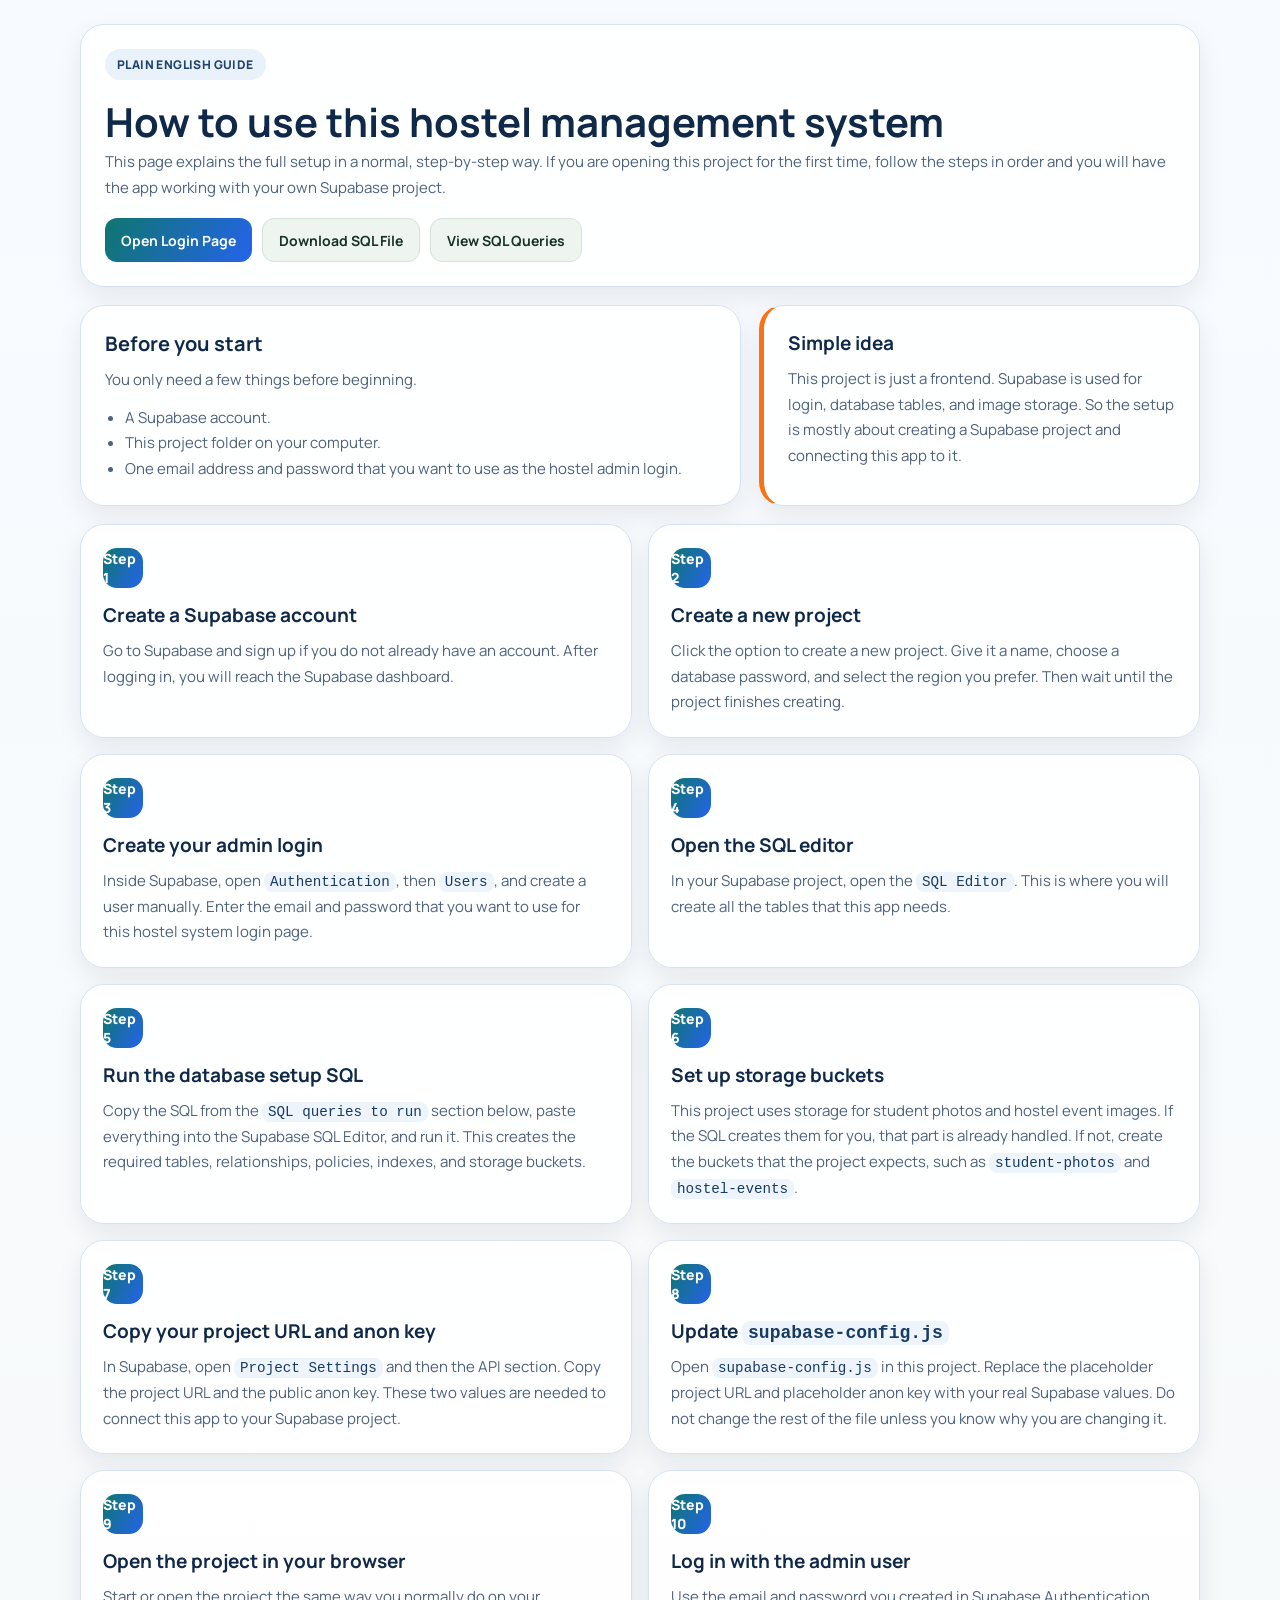
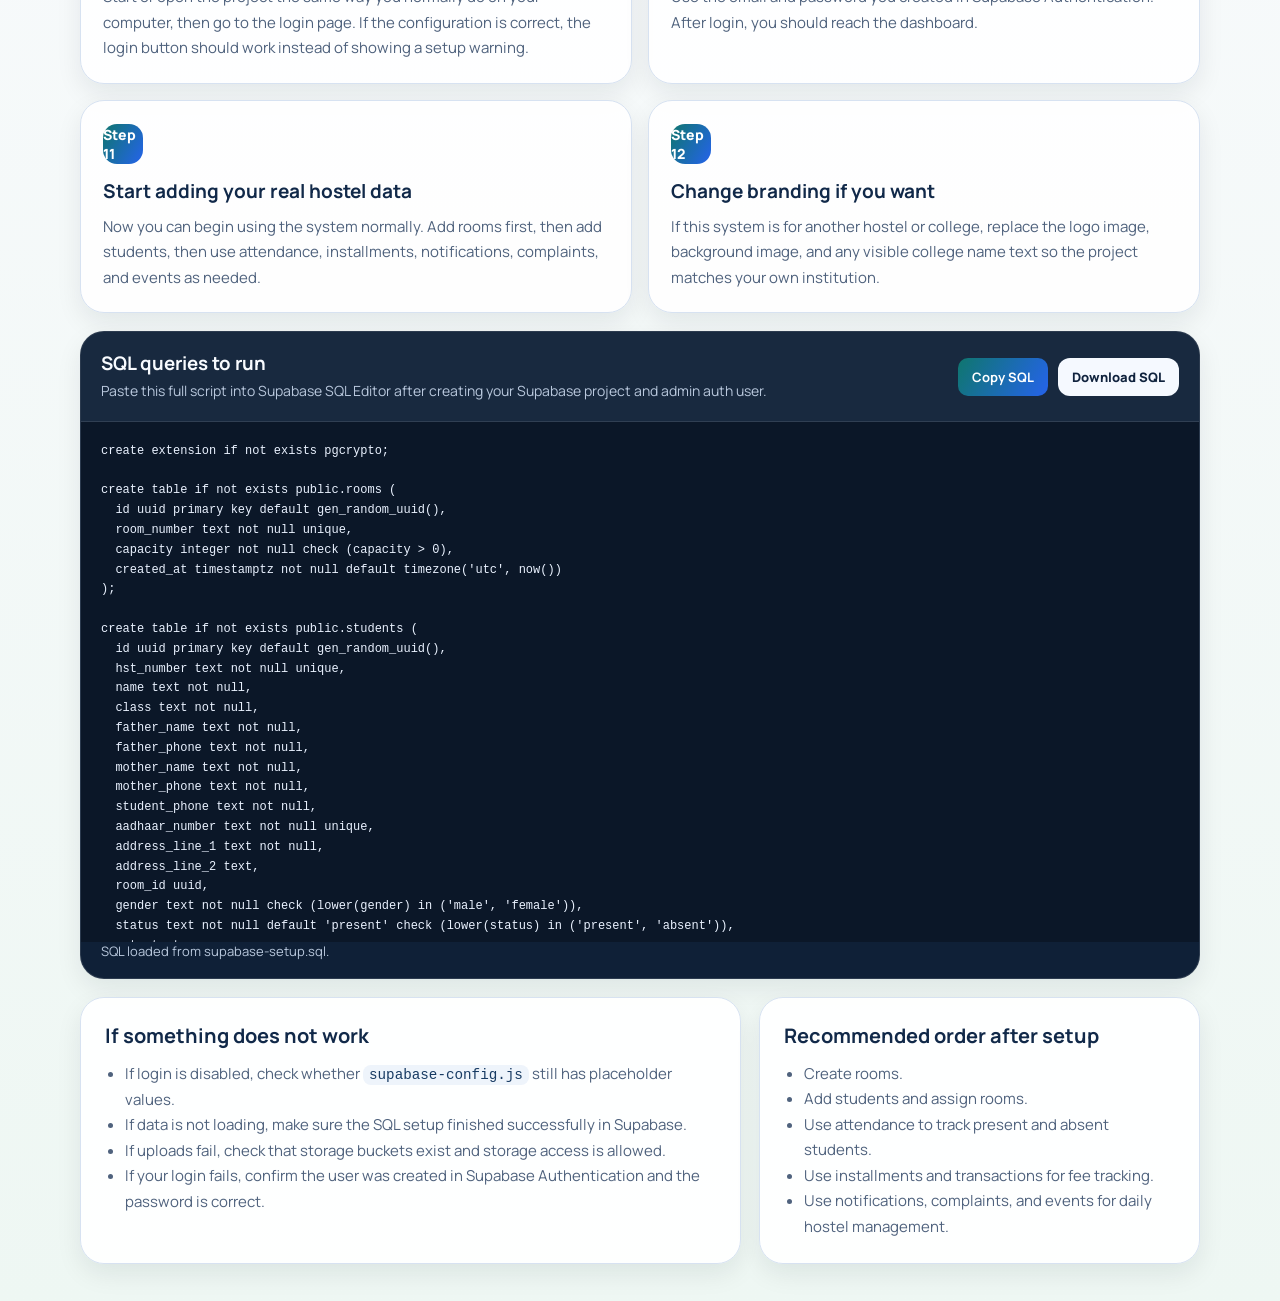
<file: how-to-use.html>
<!DOCTYPE html>
<html lang="en">
<head>
  <meta charset="UTF-8">
  <meta name="viewport" content="width=device-width, initial-scale=1.0">
  <title>How to Use | Hostel Management System</title>
  <link rel="stylesheet" href="theme.css">
  <style>
    body {
      margin: 0;
    }

    .guide-shell {
      width: min(1120px, calc(100% - 32px));
      margin: 24px auto 40px;
      display: grid;
      gap: 18px;
    }

    .guide-hero,
    .guide-card,
    .guide-step,
    .guide-note {
      background: rgba(255, 255, 255, 0.92);
      border: 1px solid #d7e2f1;
      border-radius: 24px;
      box-shadow: var(--shadow-1);
    }

    .guide-hero,
    .guide-card,
    .guide-note {
      padding: 24px;
    }

    .guide-eyebrow {
      display: inline-flex;
      align-items: center;
      padding: 7px 12px;
      border-radius: 999px;
      background: #e9f1fb;
      color: #21436d;
      font-size: 12px;
      font-weight: 800;
      letter-spacing: 0.4px;
      text-transform: uppercase;
    }

    .guide-hero h2,
    .guide-card h3,
    .guide-step h3,
    .guide-note h3 {
      margin: 0;
      color: #112949;
    }

    .guide-hero h2 {
      margin-top: 14px;
      font-size: clamp(28px, 4vw, 40px);
    }

    .guide-hero p,
    .guide-card p,
    .guide-step p,
    .guide-note p,
    .guide-card li,
    .guide-step li,
    .guide-note li {
      margin: 0;
      color: #4f627d;
      line-height: 1.7;
      font-size: 15px;
    }

    .guide-card ul,
    .guide-step ul,
    .guide-note ul {
      margin: 12px 0 0;
      padding-left: 20px;
    }

    .guide-actions {
      display: flex;
      flex-wrap: wrap;
      gap: 10px;
      margin-top: 18px;
    }

    .guide-btn {
      display: inline-flex;
      align-items: center;
      justify-content: center;
      min-height: 44px;
      padding: 10px 16px;
      border-radius: 12px;
      font-size: 14px;
      font-weight: 700;
      text-decoration: none;
    }

    .guide-grid {
      display: grid;
      grid-template-columns: 1.2fr 0.8fr;
      gap: 18px;
    }

    .guide-steps {
      display: grid;
      grid-template-columns: repeat(2, minmax(0, 1fr));
      gap: 16px;
    }

    .guide-step {
      padding: 22px;
    }

    .guide-step-no {
      display: inline-flex;
      align-items: center;
      justify-content: center;
      width: 40px;
      height: 40px;
      margin-bottom: 14px;
      border-radius: 14px;
      background: linear-gradient(120deg, var(--brand) 0%, var(--brand-2) 100%);
      color: #fff;
      font-size: 14px;
      font-weight: 800;
    }

    .guide-step h3,
    .guide-note h3 {
      margin-bottom: 10px;
      font-size: 19px;
    }

    .guide-card h3 {
      margin-bottom: 10px;
      font-size: 20px;
    }

    .guide-note {
      border-left: 5px solid var(--accent);
    }

    .sql-panel {
      background: #0f2037;
      border: 1px solid rgba(255, 255, 255, 0.12);
      border-radius: 24px;
      box-shadow: var(--shadow-1);
      overflow: hidden;
    }

    .sql-panel-head {
      display: flex;
      align-items: center;
      justify-content: space-between;
      gap: 14px;
      flex-wrap: wrap;
      padding: 18px 20px;
      border-bottom: 1px solid rgba(255, 255, 255, 0.1);
      background: rgba(255, 255, 255, 0.04);
    }

    .sql-panel-head h3 {
      margin: 0;
      color: #f8fbff;
    }

    .sql-panel-head p {
      margin: 4px 0 0;
      color: #b9c8dd;
      line-height: 1.6;
      font-size: 14px;
    }

    .sql-actions {
      display: flex;
      gap: 10px;
      flex-wrap: wrap;
    }

    .sql-actions button,
    .sql-actions a {
      width: auto;
      border: 0;
      border-radius: 12px;
      padding: 10px 14px;
      font: inherit;
      font-size: 13px;
      font-weight: 800;
      text-decoration: none;
      color: #10233e;
      background: #f5f9ff;
      cursor: pointer;
    }

    .sql-code {
      max-height: 520px;
      margin: 0;
      padding: 20px;
      overflow: auto;
      color: #eaf2ff;
      background: #0b1728;
      font-size: 12px;
      line-height: 1.65;
      white-space: pre-wrap;
      word-break: break-word;
    }

    .sql-status {
      min-height: 20px;
      padding: 0 20px 18px;
      color: #b9c8dd;
      font-size: 13px;
    }

    code {
      padding: 2px 6px;
      border-radius: 8px;
      background: #eef4fb;
      color: #183b63;
      font-size: 0.95em;
    }

    @media (max-width: 900px) {
      .guide-grid,
      .guide-steps {
        grid-template-columns: 1fr;
      }
    }

    @media (max-width: 640px) {
      .guide-shell {
        width: min(1120px, calc(100% - 20px));
        margin-top: 16px;
      }

      .guide-hero,
      .guide-card,
      .guide-step,
      .guide-note {
        border-radius: 20px;
      }
    }
  </style>
</head>
<body>
  <main class="guide-shell">
    <section class="guide-hero">
      <span class="guide-eyebrow">Plain English Guide</span>
      <h2>How to use this hostel management system</h2>
      <p>This page explains the full setup in a normal, step-by-step way. If you are opening this project for the first time, follow the steps in order and you will have the app working with your own Supabase project.</p>
      <div class="guide-actions">
        <a class="guide-btn primary" href="login.html">Open Login Page</a>
        <a class="guide-btn secondary" href="supabase-setup.sql" download>Download SQL File</a>
        <a class="guide-btn secondary" href="#sql-queries">View SQL Queries</a>
      </div>
    </section>

    <section class="guide-grid">
      <article class="guide-card">
        <h3>Before you start</h3>
        <p>You only need a few things before beginning.</p>
        <ul>
          <li>A Supabase account.</li>
          <li>This project folder on your computer.</li>
          <li>One email address and password that you want to use as the hostel admin login.</li>
        </ul>
      </article>

      <aside class="guide-note">
        <h3>Simple idea</h3>
        <p>This project is just a frontend. Supabase is used for login, database tables, and image storage. So the setup is mostly about creating a Supabase project and connecting this app to it.</p>
      </aside>
    </section>

    <section class="guide-steps">
      <article class="guide-step">
        <div class="guide-step-no">Step 1</div>
        <h3>Create a Supabase account</h3>
        <p>Go to Supabase and sign up if you do not already have an account. After logging in, you will reach the Supabase dashboard.</p>
      </article>

      <article class="guide-step">
        <div class="guide-step-no">Step 2</div>
        <h3>Create a new project</h3>
        <p>Click the option to create a new project. Give it a name, choose a database password, and select the region you prefer. Then wait until the project finishes creating.</p>
      </article>

      <article class="guide-step">
        <div class="guide-step-no">Step 3</div>
        <h3>Create your admin login</h3>
        <p>Inside Supabase, open <code>Authentication</code>, then <code>Users</code>, and create a user manually. Enter the email and password that you want to use for this hostel system login page.</p>
      </article>

      <article class="guide-step">
        <div class="guide-step-no">Step 4</div>
        <h3>Open the SQL editor</h3>
        <p>In your Supabase project, open the <code>SQL Editor</code>. This is where you will create all the tables that this app needs.</p>
      </article>

      <article class="guide-step">
        <div class="guide-step-no">Step 5</div>
        <h3>Run the database setup SQL</h3>
        <p>Copy the SQL from the <code>SQL queries to run</code> section below, paste everything into the Supabase SQL Editor, and run it. This creates the required tables, relationships, policies, indexes, and storage buckets.</p>
      </article>

      <article class="guide-step">
        <div class="guide-step-no">Step 6</div>
        <h3>Set up storage buckets</h3>
        <p>This project uses storage for student photos and hostel event images. If the SQL creates them for you, that part is already handled. If not, create the buckets that the project expects, such as <code>student-photos</code> and <code>hostel-events</code>.</p>
      </article>

      <article class="guide-step">
        <div class="guide-step-no">Step 7</div>
        <h3>Copy your project URL and anon key</h3>
        <p>In Supabase, open <code>Project Settings</code> and then the API section. Copy the project URL and the public anon key. These two values are needed to connect this app to your Supabase project.</p>
      </article>

      <article class="guide-step">
        <div class="guide-step-no">Step 8</div>
        <h3>Update <code>supabase-config.js</code></h3>
        <p>Open <code>supabase-config.js</code> in this project. Replace the placeholder project URL and placeholder anon key with your real Supabase values. Do not change the rest of the file unless you know why you are changing it.</p>
      </article>

      <article class="guide-step">
        <div class="guide-step-no">Step 9</div>
        <h3>Open the project in your browser</h3>
        <p>Start or open the project the same way you normally do on your computer, then go to the login page. If the configuration is correct, the login button should work instead of showing a setup warning.</p>
      </article>

      <article class="guide-step">
        <div class="guide-step-no">Step 10</div>
        <h3>Log in with the admin user</h3>
        <p>Use the email and password you created in Supabase Authentication. After login, you should reach the dashboard.</p>
      </article>

      <article class="guide-step">
        <div class="guide-step-no">Step 11</div>
        <h3>Start adding your real hostel data</h3>
        <p>Now you can begin using the system normally. Add rooms first, then add students, then use attendance, installments, notifications, complaints, and events as needed.</p>
      </article>

      <article class="guide-step">
        <div class="guide-step-no">Step 12</div>
        <h3>Change branding if you want</h3>
        <p>If this system is for another hostel or college, replace the logo image, background image, and any visible college name text so the project matches your own institution.</p>
      </article>
    </section>

    <section id="sql-queries" class="sql-panel">
      <div class="sql-panel-head">
        <div>
          <h3>SQL queries to run</h3>
          <p>Paste this full script into Supabase SQL Editor after creating your Supabase project and admin auth user.</p>
        </div>
        <div class="sql-actions">
          <button type="button" id="copySqlBtn">Copy SQL</button>
          <a href="supabase-setup.sql" download>Download SQL</a>
        </div>
      </div>
      <pre class="sql-code" id="sqlCode">Loading supabase-setup.sql...</pre>
      <div class="sql-status" id="sqlStatus" aria-live="polite"></div>
    </section>

    <section class="guide-grid">
      <article class="guide-card">
        <h3>If something does not work</h3>
        <ul>
          <li>If login is disabled, check whether <code>supabase-config.js</code> still has placeholder values.</li>
          <li>If data is not loading, make sure the SQL setup finished successfully in Supabase.</li>
          <li>If uploads fail, check that storage buckets exist and storage access is allowed.</li>
          <li>If your login fails, confirm the user was created in Supabase Authentication and the password is correct.</li>
        </ul>
      </article>

      <article class="guide-card">
        <h3>Recommended order after setup</h3>
        <ul>
          <li>Create rooms.</li>
          <li>Add students and assign rooms.</li>
          <li>Use attendance to track present and absent students.</li>
          <li>Use installments and transactions for fee tracking.</li>
          <li>Use notifications, complaints, and events for daily hostel management.</li>
        </ul>
      </article>
    </section>
  </main>

  <script>
    const sqlCode = document.getElementById("sqlCode");
    const sqlStatus = document.getElementById("sqlStatus");
    const copySqlBtn = document.getElementById("copySqlBtn");

    async function loadSqlFile() {
      try {
        const response = await fetch("supabase-setup.sql", { cache: "no-store" });
        if (!response.ok) throw new Error("Unable to load SQL file.");
        sqlCode.textContent = await response.text();
        sqlStatus.textContent = "SQL loaded from supabase-setup.sql.";
      } catch (error) {
        sqlCode.textContent = "Could not load supabase-setup.sql. Use the Download SQL button and open the file manually.";
        sqlStatus.textContent = error.message || "SQL file could not be loaded.";
      }
    }

    copySqlBtn.addEventListener("click", async function () {
      try {
        await navigator.clipboard.writeText(sqlCode.textContent);
        sqlStatus.textContent = "SQL copied. Paste it into Supabase SQL Editor and run it.";
      } catch (error) {
        sqlStatus.textContent = "Copy failed. Select the SQL text manually and copy it.";
      }
    });

    loadSqlFile();
  </script>
</body>
</html>
</file>
<file: theme.css>
﻿/* Shared UI theme for Hostel app */
@import url('https://fonts.googleapis.com/css2?family=Manrope:wght@400;500;600;700;800&display=swap');

:root {
  --bg-1: #f7fbff;
  --bg-2: #eef7f3;
  --surface: #ffffff;
  --surface-soft: #f5f8fc;
  --ink: #102033;
  --muted: #5e6c82;
  --line: #d5deea;
  --brand: #0f766e;
  --brand-2: #2563eb;
  --accent: #f97316;
  --danger: #dc2626;
  --success: #16a34a;
  --radius-sm: 10px;
  --radius-md: 14px;
  --radius-lg: 18px;
  --shadow-1: 0 10px 26px rgba(15, 23, 42, 0.08);
  --shadow-2: 0 18px 40px rgba(15, 23, 42, 0.13);
}

* {
  box-sizing: border-box;
}

html,
body {
  min-height: 100%;
}

body {
  font-family: 'Manrope', sans-serif !important;
  color: var(--ink);
  background: linear-gradient(180deg, var(--bg-1) 0%, #f8fafc 45%, var(--bg-2) 100%) !important;
  animation: pageIn 280ms ease-out;
}

@keyframes pageIn {
  from {
    opacity: 0;
    transform: translateY(6px);
  }

  to {
    opacity: 1;
    transform: translateY(0);
  }
}

.topbar {
  background: linear-gradient(120deg, #0f766e 0%, #2563eb 100%) !important;
  color: #f6f8fc !important;
  border-bottom: 1px solid rgba(255, 255, 255, 0.08);
  box-shadow: var(--shadow-1);
  position: relative;
  top: auto;
  z-index: 40;
  min-height: 72px;
  padding: 16px 24px !important;
}

.topbar h1,
.topbar h2,
.topbar h3,
.topbar h4,
.topbar h5,
.topbar .title {
  letter-spacing: 0.2px;
  font-weight: 800;
  color: #f6f8fc !important;
}

.container,
.container-fluid {
  padding-top: 22px;
  padding-bottom: 28px;
}

.card,
.main-card,
.table-container,
.summaryCard,
.modal-content,
.success-box,
.notif,
.dashboard-card {
  background: var(--surface) !important;
  border: 1px solid var(--line) !important;
  border-radius: var(--radius-lg) !important;
  box-shadow: var(--shadow-1) !important;
}

.card:hover,
.dashboard-card:hover,
.notif:hover {
  box-shadow: var(--shadow-2) !important;
}

button,
.btn {
  border-radius: var(--radius-sm) !important;
  font-weight: 700 !important;
  transition: transform 160ms ease, box-shadow 160ms ease, filter 160ms ease;
}

button:disabled,
.btn:disabled {
  cursor: wait;
  opacity: 0.72;
  transform: none !important;
}

button:not(.btn-light):not(.btn-close),
.btn-primary,
.primary {
  background: linear-gradient(120deg, var(--brand) 0%, var(--brand-2) 100%) !important;
  border: none !important;
  color: #ffffff !important;
}

button:not(.btn-light):not(.btn-close):hover,
.btn-primary:hover,
.primary:hover {
  filter: brightness(0.96);
  transform: translateY(-1px);
}

.secondary,
.btn-secondary,
.btn-light,
button.secondary {
  background: #eef5f1 !important;
  color: #173228 !important;
  border: 1px solid #d6e3dc !important;
}

.danger,
.btn-danger {
  background: linear-gradient(120deg, #b91c1c 0%, #ef4444 100%) !important;
  color: #fff !important;
  border: none !important;
}

input,
select,
textarea,
.form-control,
.form-select {
  border: 1px solid #c9d9d1 !important;
  border-radius: var(--radius-sm) !important;
  background: #fcfefd !important;
  color: var(--ink) !important;
}

input:focus,
select:focus,
textarea:focus,
.form-control:focus,
.form-select:focus {
  border-color: var(--brand) !important;
  box-shadow: 0 0 0 4px rgba(15, 118, 110, 0.15) !important;
}

table,
.table {
  border-color: var(--line) !important;
  overflow: hidden;
}

th,
.table th,
.table-dark th {
  background: #eef7ff !important;
  color: #16406b !important;
  border-color: #d8e7f6 !important;
  font-weight: 700 !important;
}

td,
.table td {
  border-color: #e1eaf4 !important;
}

tr:hover td,
.table tbody tr:hover td {
  background: #f7fbff !important;
}

.modal {
  backdrop-filter: blur(3px);
  z-index: 6000 !important;
}

.modal-backdrop {
  z-index: 5900 !important;
}

#successModal {
  z-index: 6000 !important;
}

.app-topbar {
  display: flex;
  align-items: center;
  justify-content: space-between;
  gap: 12px;
  min-height: 72px;
  padding: 16px 24px;
  background: linear-gradient(120deg, #0f766e 0%, #2563eb 100%);
  color: #f6f8fc;
  border-bottom: 1px solid rgba(255, 255, 255, 0.08);
  box-shadow: var(--shadow-1);
}

.app-topbar-left {
  display: flex;
  align-items: center;
  gap: 12px;
}

.app-brand {
  margin: 0;
  font-weight: 800;
  letter-spacing: 0.2px;
  color: #f6f8fc;
}

.app-menu-toggle {
  width: 40px !important;
  height: 40px !important;
  min-width: 40px !important;
  padding: 0 !important;
  border-radius: 10px !important;
  border: 1px solid rgba(255, 255, 255, 0.22) !important;
  background: rgba(255, 255, 255, 0.08) !important;
  color: #f6f8fc !important;
  font-size: 1.3rem !important;
  line-height: 1 !important;
  cursor: pointer;
  display: inline-flex !important;
  align-items: center !important;
  justify-content: center !important;
  flex-shrink: 0;
}

.app-menu-toggle:hover {
  background: rgba(255, 255, 255, 0.16);
}

.app-topbar-right {
  display: flex;
  align-items: center;
  gap: 10px;
  flex-wrap: wrap;
}

.app-icon-btn {
  position: relative;
  display: inline-flex;
  align-items: center;
  justify-content: center;
  width: 42px !important;
  height: 42px !important;
  min-width: 42px !important;
  padding: 0 !important;
  border-radius: 12px !important;
  border: 1px solid rgba(255, 255, 255, 0.22) !important;
  background: rgba(255, 255, 255, 0.08) !important;
  color: #f6f8fc !important;
  cursor: pointer;
  flex-shrink: 0;
}

.app-icon-btn:hover,
.app-icon-btn.active {
  background: rgba(255, 255, 255, 0.18) !important;
}

.app-topbar .primary,
.app-topbar .danger {
  min-height: 42px !important;
  padding: 10px 14px !important;
  border-radius: 12px !important;
}

.app-icon-btn-svg {
  display: inline-flex;
  width: 20px;
  height: 20px;
}

.app-icon-btn-svg svg {
  width: 100%;
  height: 100%;
}

.app-notif-badge {
  position: absolute;
  top: -4px;
  right: -4px;
  min-width: 18px;
  height: 18px;
  padding: 0 5px;
  border-radius: 999px;
  background: linear-gradient(120deg, #dc2626 0%, #ef4444 100%);
  color: #fff;
  font-size: 0.72rem;
  font-weight: 800;
  line-height: 18px;
  text-align: center;
  box-shadow: 0 6px 14px rgba(220, 38, 38, 0.28);
}

.app-page-header {
  display: flex;
  align-items: center;
  justify-content: space-between;
  gap: 10px;
  padding: 14px 24px;
  background: rgba(255, 255, 255, 0.8);
  border-bottom: 1px solid var(--line);
  backdrop-filter: blur(8px);
}

.app-page-title {
  margin: 0;
  font-size: 1.15rem;
  font-weight: 800;
  color: var(--ink);
}

.app-pagination {
  display: flex;
  justify-content: center;
  align-items: center;
  gap: 12px;
  flex-wrap: wrap;
  width: 100%;
  margin: 22px auto 8px;
  text-align: center;
}

.toolbar,
.filterBar,
.summaryRow,
.wrap {
  width: min(1200px, calc(100% - 36px));
  margin-left: auto;
  margin-right: auto;
}

.toolbar,
.filterBar {
  box-shadow: var(--shadow-1);
}

.wrap {
  margin-top: 20px;
  margin-bottom: 28px;
}

.app-pagination-info {
  min-width: 180px;
  font-size: 14px;
  font-weight: 700;
  color: #475569;
  text-align: center;
}

.app-pagination-actions {
  display: flex;
  align-items: center;
  justify-content: center;
  gap: 8px;
  flex-wrap: wrap;
}

.app-drawer-wrap {
  pointer-events: none;
}

.app-drawer-backdrop {
  position: fixed;
  inset: 0;
  background: rgba(15, 23, 42, 0.38);
  opacity: 0;
  transition: opacity 0.22s ease;
  z-index: 5200;
}

.app-drawer {
  position: fixed;
  top: 0;
  left: 0;
  height: 100vh;
  width: min(320px, 82vw);
  padding: 18px 14px;
  background: #f8fbff;
  border-right: 1px solid var(--line);
  box-shadow: 0 10px 30px rgba(0, 0, 0, 0.16);
  transform: translateX(-102%);
  transition: transform 0.22s ease;
  z-index: 5300;
}

.app-drawer-title {
  margin: 2px 10px 12px;
  font-size: 0.95rem;
  letter-spacing: 0.3px;
  text-transform: uppercase;
  color: #516079;
}

.app-drawer-nav {
  display: flex;
  flex-direction: column;
  gap: 6px;
}

.app-drawer-link {
  text-decoration: none;
  padding: 10px 12px;
  border-radius: 12px;
  color: #1d2738;
  font-weight: 700;
  border: 1px solid transparent;
}

.app-drawer-link:hover {
  background: #edf4ff;
  border-color: #d8e6f8;
}

.app-drawer-link.active {
  background: linear-gradient(120deg, var(--brand) 0%, var(--brand-2) 100%);
  color: #fff;
}

body.drawer-open .app-drawer-wrap {
  pointer-events: auto;
}

body.drawer-open .app-drawer-backdrop {
  opacity: 1;
}

body.drawer-open .app-drawer {
  transform: translateX(0);
}

.app-export-modal {
  position: fixed;
  inset: 0;
  z-index: 7000;
  background:
    linear-gradient(180deg, rgba(15, 23, 42, 0.48), rgba(15, 23, 42, 0.62));
  display: flex;
  align-items: center;
  justify-content: center;
  padding: 20px;
  backdrop-filter: blur(6px);
}

.app-export-content {
  width: min(760px, 100%);
  max-height: min(88vh, 760px);
  display: flex;
  flex-direction: column;
  background: linear-gradient(180deg, #ffffff 0%, #fbfdff 100%);
  border: 1px solid #d8e3f0;
  border-radius: 22px;
  box-shadow: 0 28px 70px rgba(15, 23, 42, 0.28);
  overflow: hidden;
}

.app-export-header {
  padding: 18px 22px 16px;
  border-bottom: 1px solid #dfe8f3;
  background: linear-gradient(180deg, #f8fbff 0%, #f1f6fd 100%);
}

.app-export-header h3 {
  margin: 0;
  font-size: 19px;
  color: var(--ink);
  font-weight: 800;
}

.app-export-body {
  padding: 18px 22px 20px;
  overflow-y: auto;
}

.app-export-filters {
  display: grid;
  grid-template-columns: repeat(auto-fit, minmax(220px, 1fr));
  gap: 14px;
  margin-bottom: 18px;
}

.app-export-filter {
  display: flex;
  flex-direction: column;
  gap: 7px;
}

.app-export-filter label {
  font-size: 12px;
  font-weight: 700;
  color: #51627a;
  letter-spacing: 0.3px;
  text-transform: uppercase;
}

.app-export-filter select {
  border: 1px solid #cfdceb;
  border-radius: 12px;
  padding: 10px 12px;
  background: #ffffff;
  min-height: 44px;
  color: var(--ink);
}

.app-export-grid {
  display: grid;
  grid-template-columns: 1fr;
  gap: 10px;
  margin-top: 14px;
  max-height: 320px;
  overflow-y: auto;
  padding-right: 4px;
}

.app-export-item {
  display: flex;
  align-items: flex-start;
  gap: 10px;
  font-size: 14px;
  color: #1f2d43;
  line-height: 1.4;
  padding: 12px 14px;
  border: 1px solid #dce6f2;
  border-radius: 14px;
  background: #f8fbff;
  cursor: pointer;
}

.app-export-select-all {
  font-weight: 800;
  padding: 0 0 14px;
  border: none;
  border-bottom: 1px solid #e3ebf4;
  border-radius: 0;
  background: transparent;
}

.app-export-footer {
  padding: 16px 22px 18px;
  border-top: 1px solid #dfe8f3;
  display: flex;
  justify-content: flex-end;
  gap: 10px;
  background: #f8fbff;
}

.app-export-item:hover {
  background: #eef5ff;
  border-color: #cbdcf1;
}

.app-export-item input[type="checkbox"] {
  margin-top: 2px;
  width: 18px;
  height: 18px;
  flex-shrink: 0;
  accent-color: var(--brand);
}

.app-export-footer .secondary,
.app-export-footer .primary {
  min-width: 132px;
}

@media (max-width: 640px) {
  .app-export-modal {
    padding: 12px;
    align-items: flex-end;
  }

  .app-export-content {
    width: 100%;
    max-height: 92vh;
    border-radius: 20px 20px 16px 16px;
  }

  .app-export-header,
  .app-export-body,
  .app-export-footer {
    padding-left: 16px;
    padding-right: 16px;
  }

  .app-export-grid,
  .app-export-filters {
    grid-template-columns: 1fr;
  }

  .app-export-footer {
    flex-direction: column-reverse;
  }

  .app-export-footer .secondary,
  .app-export-footer .primary {
    width: 100%;
  }
}

.app-watermark {
  position: fixed;
  right: 18px;
  bottom: 18px;
  z-index: 10000;
  pointer-events: none;
  opacity: 1;
}

.app-watermark img {
  display: block;
  width: min(150px, 28vw);
  height: auto;
}

.status,
.statusBadge,
.badge {
  border-radius: 999px !important;
  font-weight: 700 !important;
}

.notification-badge,
#notifBadge,
#notificationCount,
.badge-high {
  background: var(--danger) !important;
  color: #fff !important;
}

.summaryCard .value,
.value,
h1,
h2,
h3,
h4,
h5 {
  color: var(--ink);
}

.topbar h1,
.topbar h2,
.topbar h3,
.topbar h4,
.topbar h5,
.topbar .title {
  color: #f6f8fc !important;
}

.page-title-fixed {
  position: sticky;
  top: 0;
  z-index: 2000;
  margin: 0;
  padding: 14px 18px;
  background: linear-gradient(120deg, #0f766e 0%, #2563eb 100%);
  color: #f6f8fc;
  border-bottom: 1px solid rgba(255, 255, 255, 0.08);
  box-shadow: var(--shadow-1);
  font-weight: 800;
  letter-spacing: 0.2px;
}

@media (max-width: 900px) {
  .topbar {
    gap: 10px;
    flex-wrap: wrap;
  }

  .app-topbar,
  .app-page-header {
    padding-left: 14px;
    padding-right: 14px;
  }

  .app-topbar {
    flex-wrap: wrap;
  }

  .app-topbar-right {
    width: 100%;
    justify-content: flex-end;
  }

  .topbar-right,
  .nav-actions,
  .filters,
  .filterBar,
  .summaryRow {
    width: 100%;
    flex-wrap: wrap;
  }

  .container,
  .container-fluid {
    padding-left: 14px !important;
    padding-right: 14px !important;
  }

  .toolbar,
  .filterBar,
  .summaryRow,
  .wrap {
    width: min(100%, calc(100% - 20px));
  }

  .summaryCard,
  .dashboard-card {
    width: 100% !important;
  }

  .modal-content {
    width: min(96vw, 640px) !important;
    max-width: 96vw !important;
  }
}
</file>
